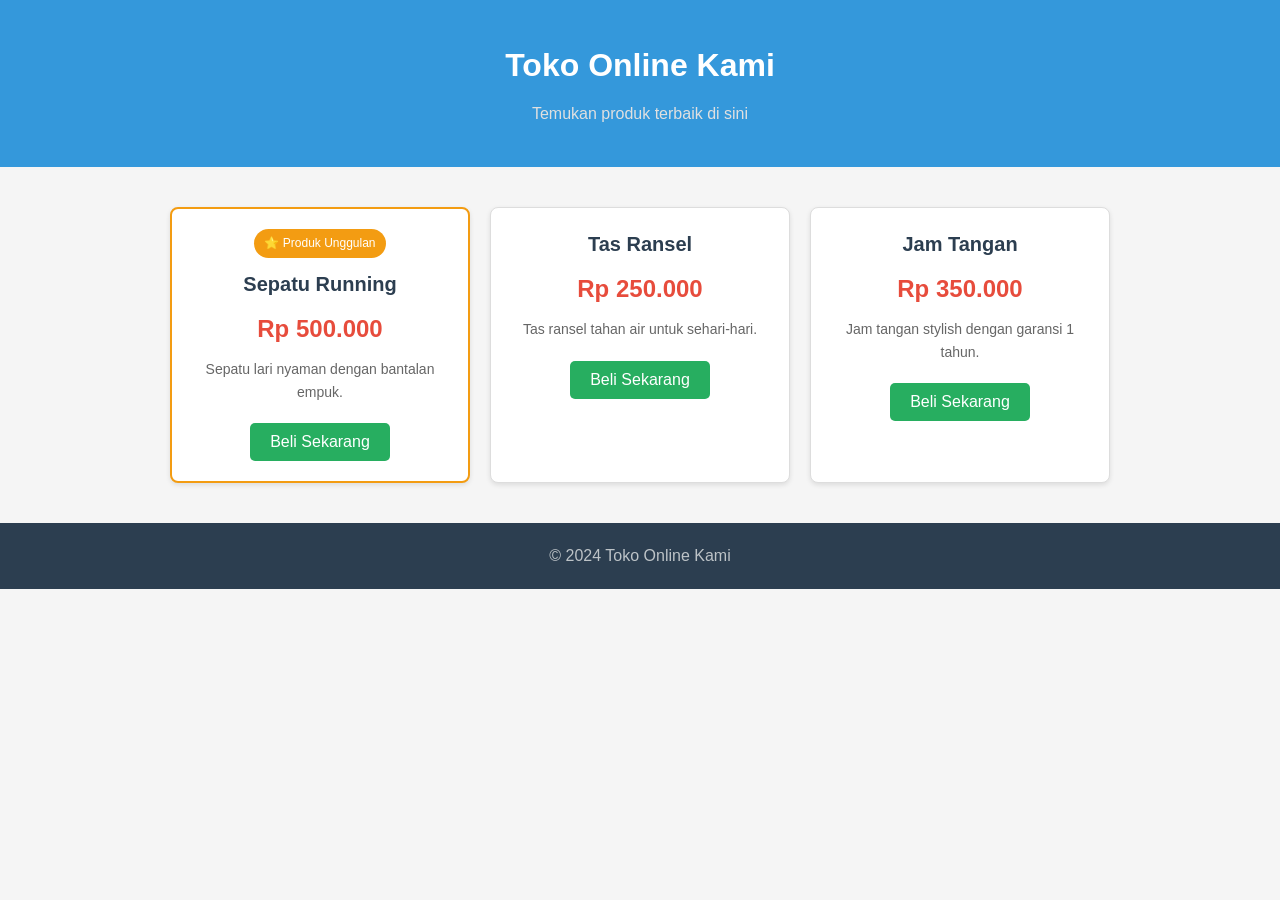
<file: index.html>
<!DOCTYPE html>
<html>
<head>
  <title>Daftar Produk</title>
  <link rel="stylesheet" href="style.css">
</head>
<body>
  
  <!-- Header dengan ID -->
  <header id="header-halaman">
    <h1>Toko Online Kami</h1>
    <p>Temukan produk terbaik di sini</p>
  </header>
  
  <!-- Container produk dengan class -->
  <div class="container-produk">
    
    <!-- Produk 1: Produk Unggulan (dengan ID) -->
    <div class="kartu-produk produk-unggulan" id="produk-1">
      <div class="badge-unggulan">⭐ Produk Unggulan</div>
      <h2 class="nama-produk">Sepatu Running</h2>
      <p class="harga">Rp 500.000</p>
      <p class="deskripsi">
        Sepatu lari nyaman dengan bantalan empuk.
      </p>
      <button class="tombol-beli">Beli Sekarang</button>
    </div>
    
    <!-- Produk 2 -->
    <div class="kartu-produk" id="produk-2">
      <h2 class="nama-produk">Tas Ransel</h2>
      <p class="harga">Rp 250.000</p>
      <p class="deskripsi">
        Tas ransel tahan air untuk sehari-hari.
      </p>
      <button class="tombol-beli">Beli Sekarang</button>
    </div>
    
    <!-- Produk 3 -->
    <div class="kartu-produk" id="produk-3">
      <h2 class="nama-produk">Jam Tangan</h2>
      <p class="harga">Rp 350.000</p>
      <p class="deskripsi">
        Jam tangan stylish dengan garansi 1 tahun.
      </p>
      <button class="tombol-beli">Beli Sekarang</button>
    </div>
    
  </div>
  
  <!-- Footer -->
  <footer id="footer-halaman">
    <p>&copy; 2024 Toko Online Kami</p>
  </footer>
  
</body>

</html>
</file>
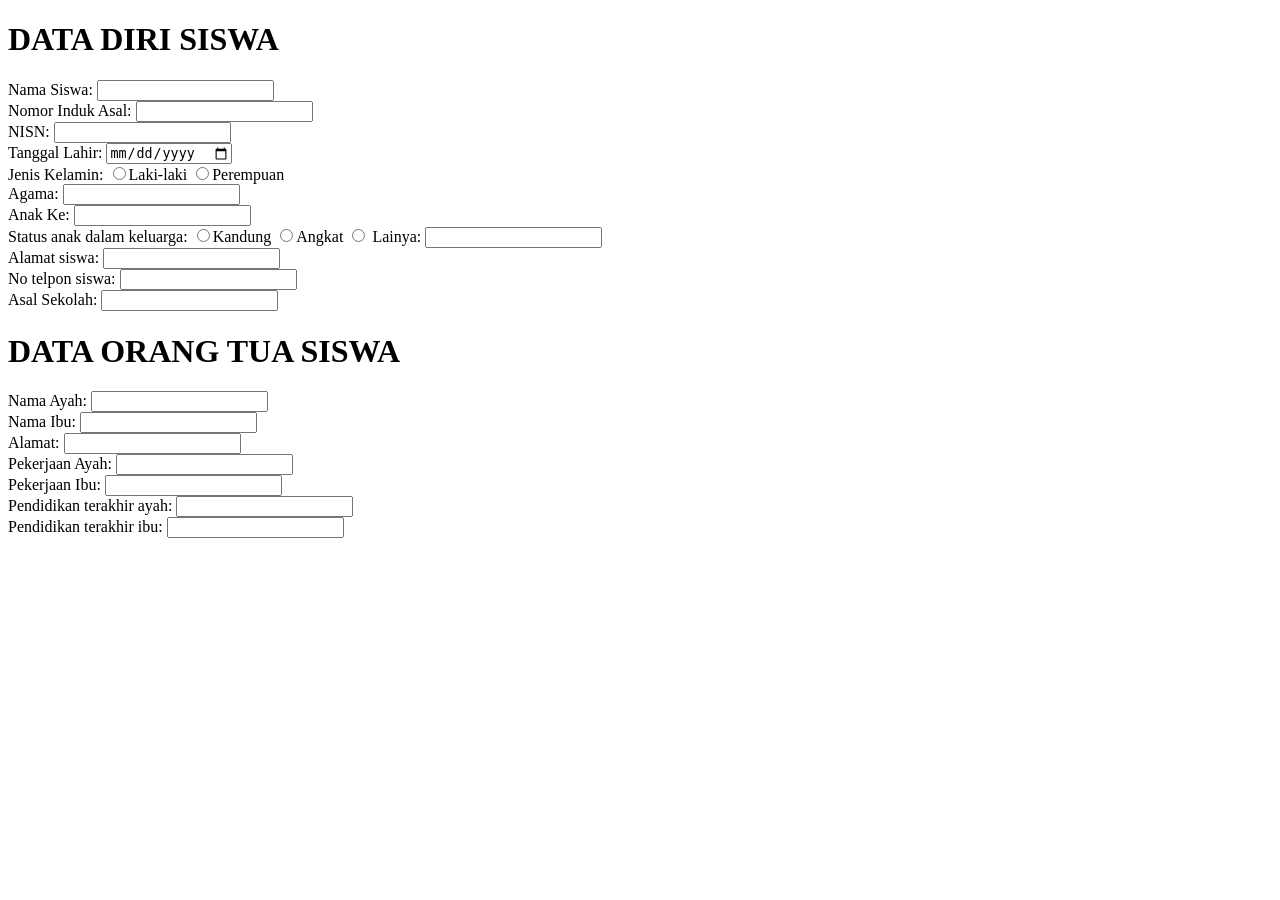
<file: form.html>
<!DOCTYPE html>
<html lang="en">
<head>
    <meta charset="UTF-8">
    <meta name="viewport" content="width=device-width, initial-scale=1.0">
    <title>Document</title>
</head>
<body>
    <H1>DATA DIRI SISWA</H1>

 <form action="/simpan" method="post">
  <label>Nama Siswa:</label>
  <input type="text" name="nama">

  <br>

    <label> Nomor Induk Asal:</label>   
    <input type="number" name="nis">

    <!--<input type="submit" value="Simpan">-->
    <br>
    <label>NISN:</label>
    <input type="number" name="nisn">

    <br>
    <label>Tanggal Lahir:</label>
    <input type="date" name="ttl">

    <br>
    <label>Jenis Kelamin:</label> 
    <input type="radio" name="gender" value="Laki-laki">Laki-laki
    <input type="radio" name="gender" value="Perempuan">Perempuan    
    
    <br>
    <label>Agama:</label>
    <input type="text" name="agama">    

    <br>
    <label>Anak Ke:</label>
    <input type="number" name="ank">

    <br>
    <label>Status anak dalam keluarga:</label>
    <input type="radio" name="status" value="Kandung">Kandung
    <input type="radio" name="status" value="Angkat">Angkat
    <input type="radio" name="status" value="Lainnya">
    <label>Lainya:</label>
    <input type="text" name="status_lainnya">

    <br>
    <label>Alamat siswa:</label>
    <input type="text" name="alamat">

    <br>
    <label>No telpon siswa:</label>
    <input type="number" name="telpon">

    <br>
    <label>Asal Sekolah:</label>
    <input type="text" name="asal_sekolah">

    <br>

    <h1>DATA ORANG TUA SISWA</h1>

    <label>Nama Ayah:</label>
    <input type="text" name="nama_ayah">    

    <br>
    <label>Nama Ibu:</label>
    <input type="text" name="nama_ibu">   
    
    <br>
    <label>Alamat:</label>
    <input type="text" name="alamat_ortu">

    <br>
    <label> Pekerjaan Ayah:</label>
    <input type="text" name="pekerjaan_ayah">

    <br>
    <label>Pekerjaan Ibu:</label>
    <input type="text" name="pekerjaan_ibu">

    <br>
    <label>Pendidikan terakhir ayah:</label>
    <input type="text" name="pendidikan_ayah">  

    <br>
    <label>Pendidikan terakhir ibu:</label> 
    <input type="text" name="pendidikan_ibu">

</form>
</body>
</html>
</file>
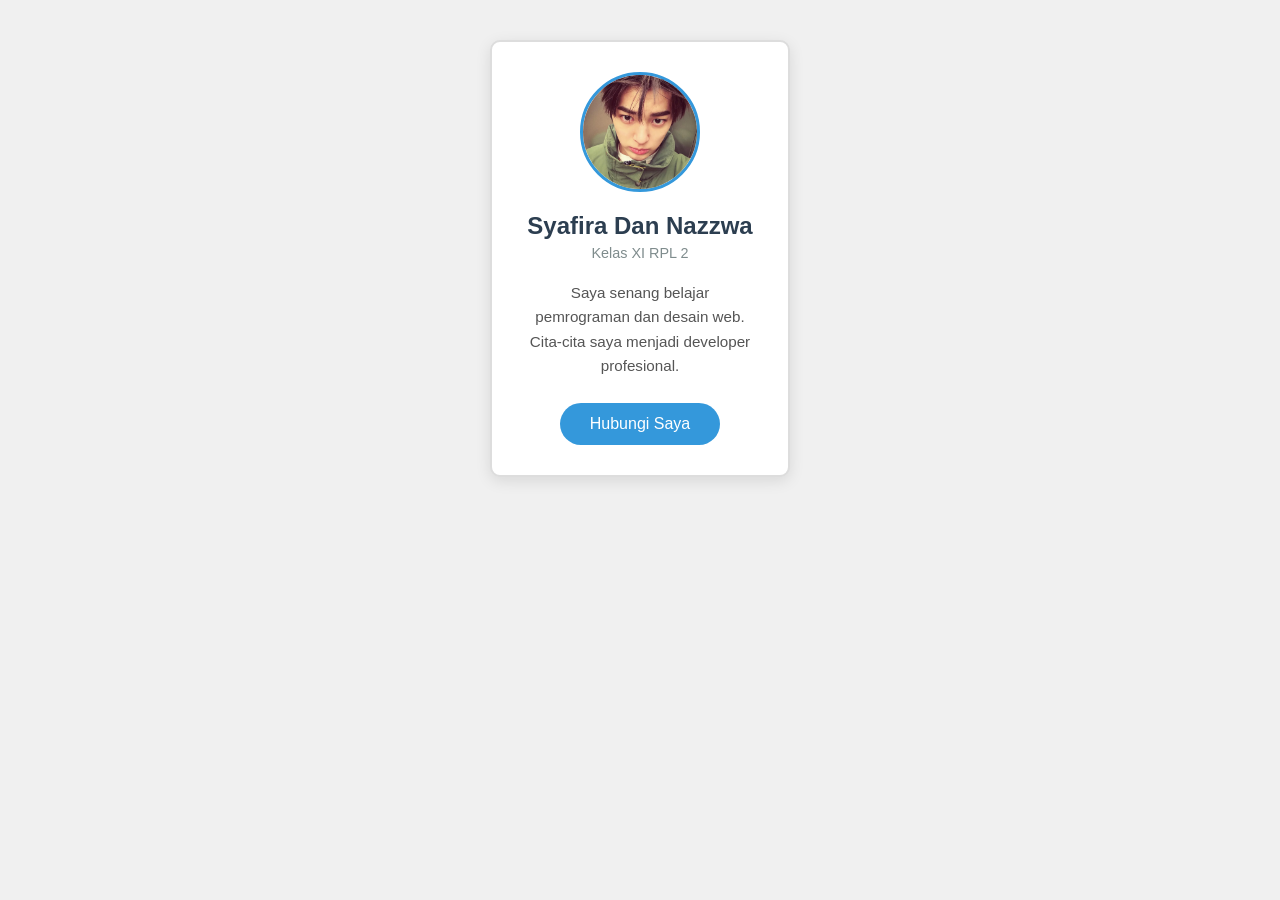
<file: kartu.html>
<!DOCTYPE html>
<html>
<head>
  <title>Kartu Profil</title>
  <link rel="stylesheet" href="kartu.css">
</head>
<body>
  
  <div class="kartu-profil">
    <div class="foto">
      <img src="profil.jpg" alt="Foto Profil">
    </div>
    
    <h2 class="nama">Syafira Dan Nazzwa</h2>
    <p class="kelas">Kelas XI RPL 2</p>
    
    <p class="deskripsi">
      Saya senang belajar pemrograman dan desain web. 
      Cita-cita saya menjadi developer profesional.
    </p>
    
    <button class="tombol">Hubungi Saya</button>
  </div>
  
  
</body>
</html>
</file>
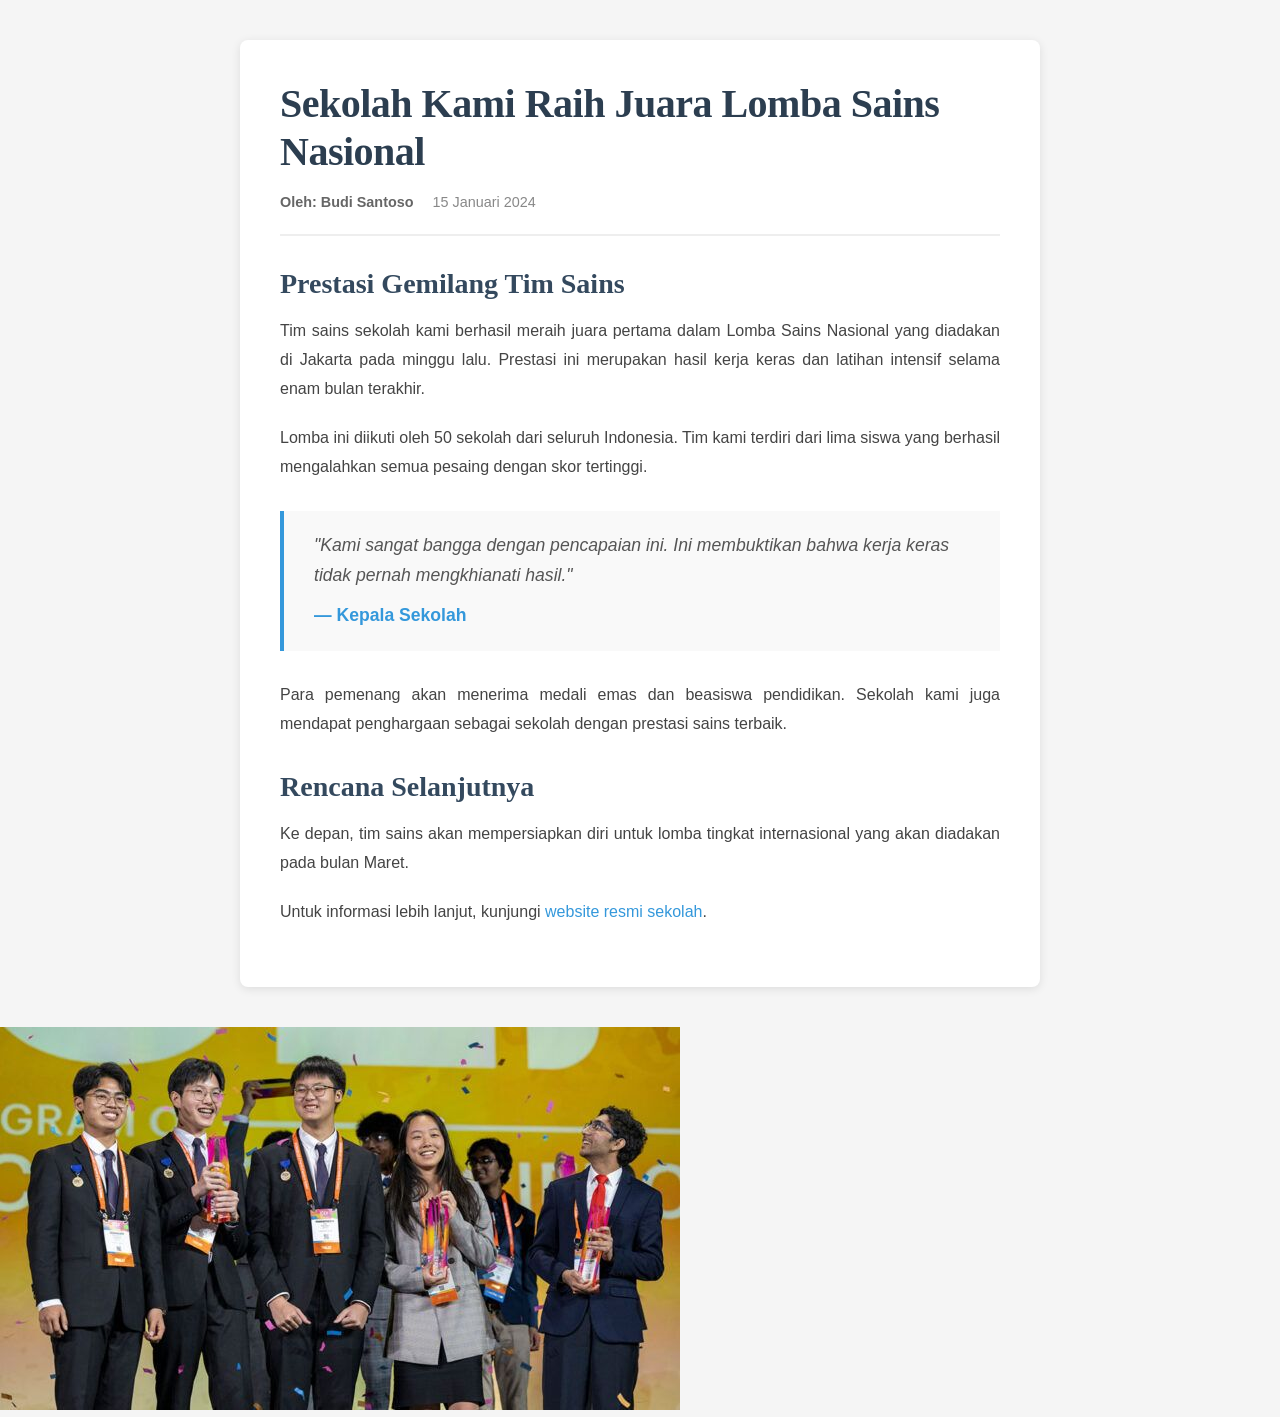
<file: kegiatan.html>
<!DOCTYPE html>
<html>
<head>
  <title>Kegiatan Sekolah</title>
  <link rel="stylesheet" href="kegiatan.css">
</head>
<body>
  
  <article class="artikel">
    <header class="header-artikel">
      <h1 class="judul-artikel">
        Sekolah Kami Raih Juara Lomba Sains Nasional
      </h1>
      
      <div class="meta-artikel">
        <span class="penulis">Oleh: Budi Santoso</span>
        <span class="tanggal">15 Januari 2024</span>
      </div>
    </header>
    
    <div class="konten-artikel">
      <h2 class="subjudul">Prestasi Gemilang Tim Sains</h2>
      
      <p class="paragraf">
        Tim sains sekolah kami berhasil meraih juara pertama dalam 
        Lomba Sains Nasional yang diadakan di Jakarta pada minggu lalu. 
        Prestasi ini merupakan hasil kerja keras dan latihan intensif 
        selama enam bulan terakhir.
      </p>
      
      <p class="paragraf">
        Lomba ini diikuti oleh 50 sekolah dari seluruh Indonesia. 
        Tim kami terdiri dari lima siswa yang berhasil mengalahkan 
        semua pesaing dengan skor tertinggi.
      </p>
      
      <blockquote class="kutipan">
        "Kami sangat bangga dengan pencapaian ini. Ini membuktikan 
        bahwa kerja keras tidak pernah mengkhianati hasil."
        <cite>— Kepala Sekolah</cite>
      </blockquote>
      
      <p class="paragraf">
        Para pemenang akan menerima medali emas dan beasiswa pendidikan. 
        Sekolah kami juga mendapat penghargaan sebagai sekolah dengan 
        prestasi sains terbaik.
      </p>
      
      <h2 class="subjudul">Rencana Selanjutnya</h2>
      
      <p class="paragraf">
        Ke depan, tim sains akan mempersiapkan diri untuk lomba 
        tingkat internasional yang akan diadakan pada bulan Maret.
      </p>
      
      <p class="paragraf">
        Untuk informasi lebih lanjut, kunjungi 
        <a href="#" class="link-sumber">website resmi sekolah</a>.
      </p>
    </div>
  </article>
   <img src="kegiatan.jpg" alt="Foto Prestasi">
</body>
</html>
</file>
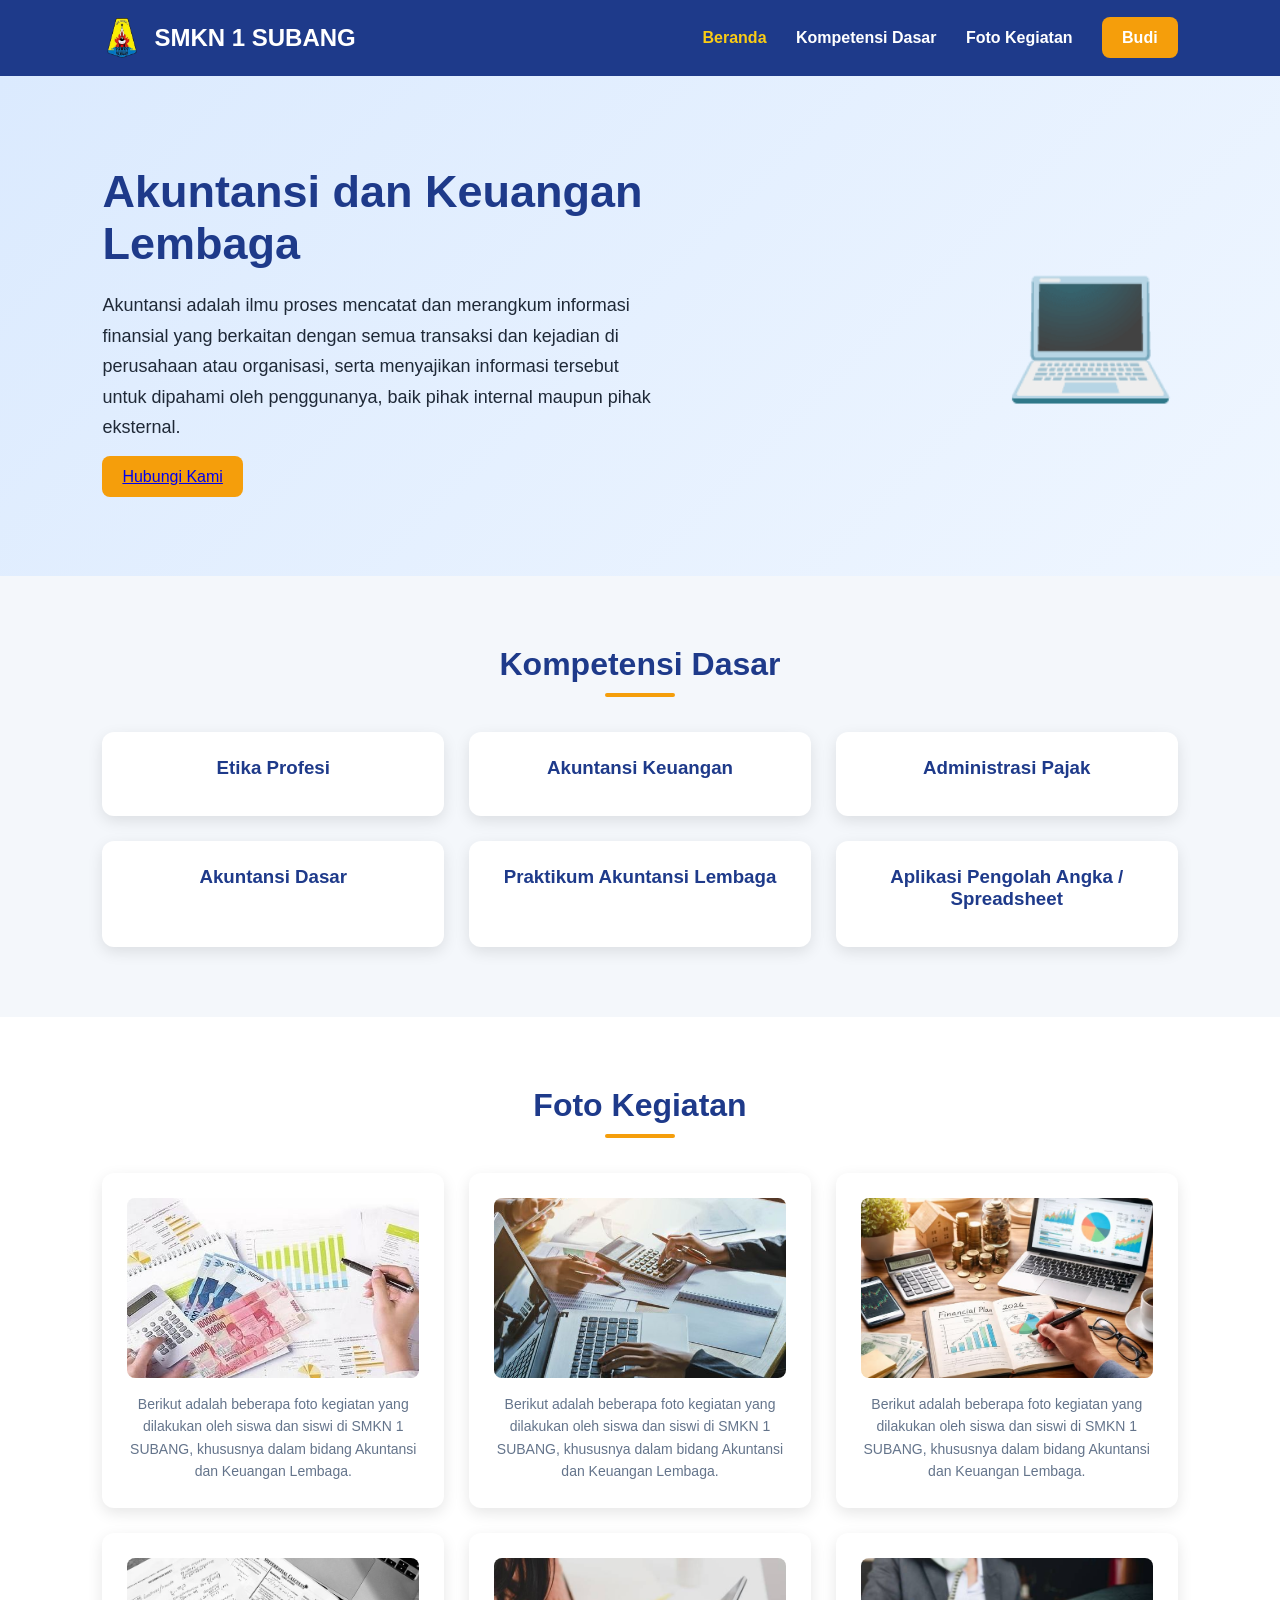
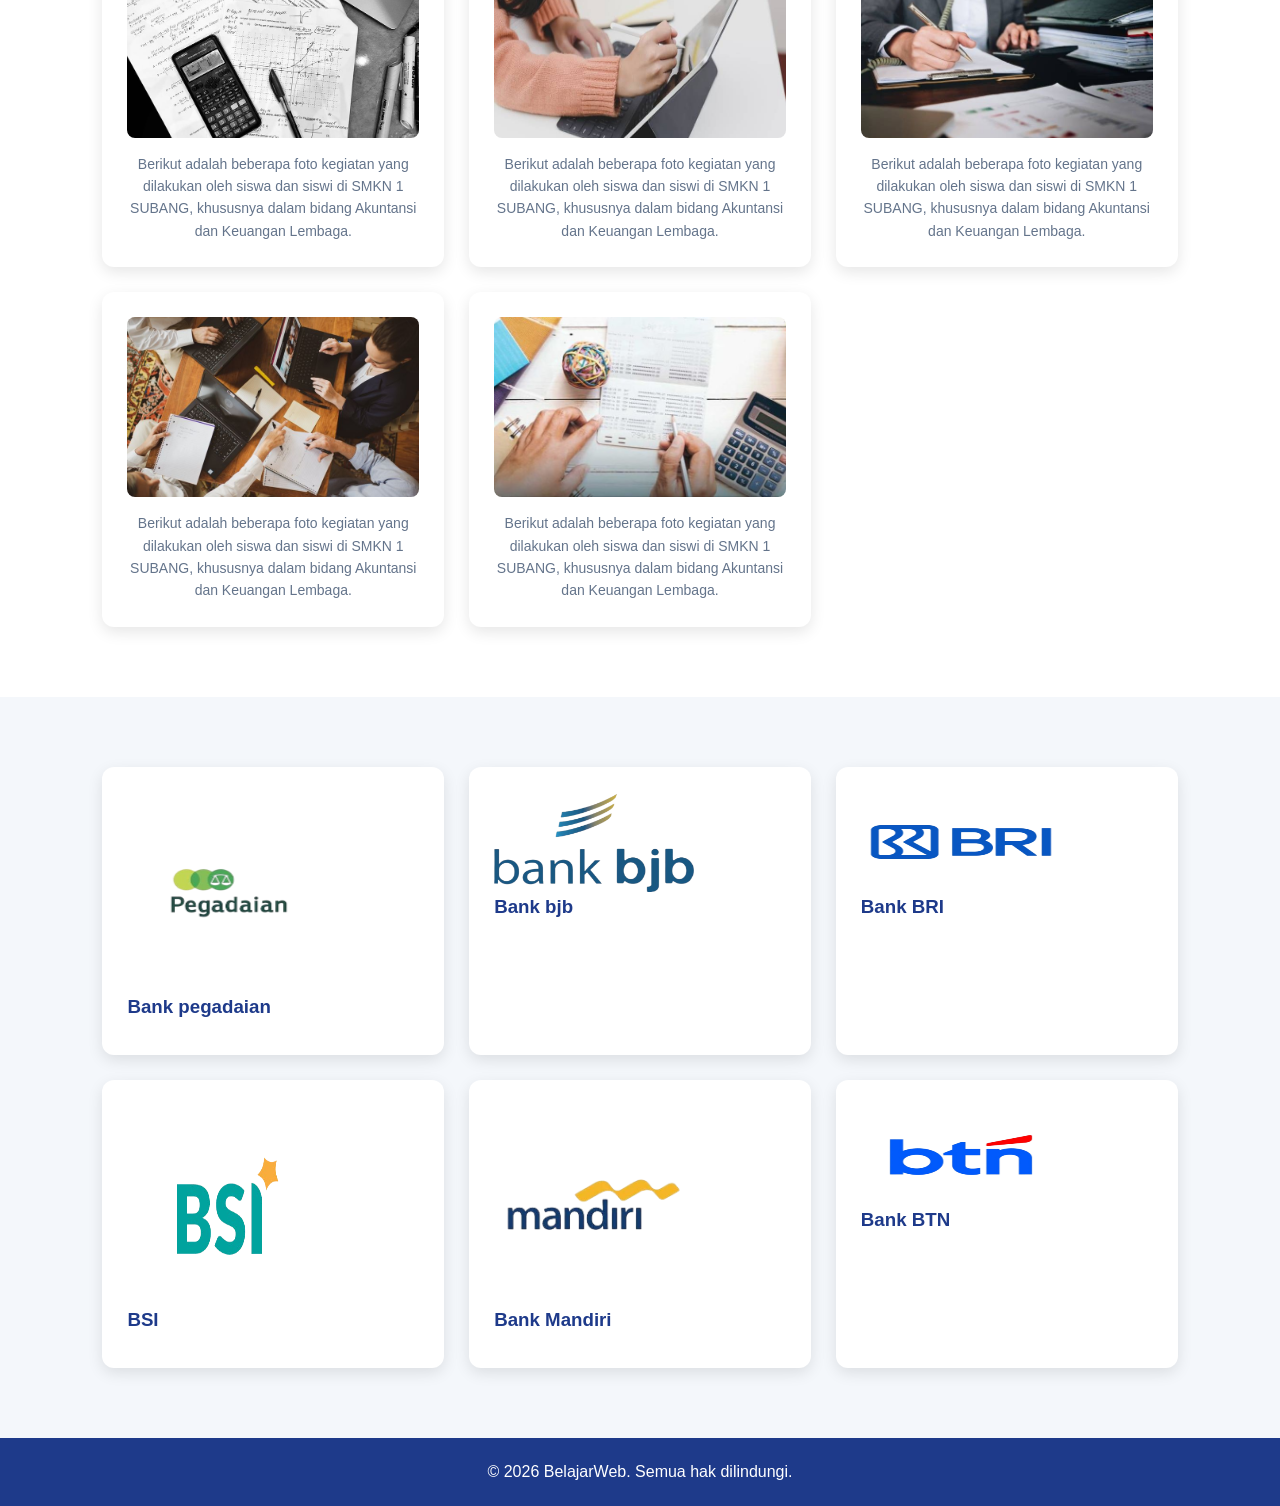
<file: latihan.html>
<!DOCTYPE html>
<html lang="id">
<head>
    <meta charset="UTF-8">
    <meta name="viewport" content="width=device-width, initial-scale=1.0">
    <title>SMKN 1 SUBANG</title>

    <style>
        /* Selector universal */
        * {
            margin: 0;
            padding: 0;
            box-sizing: border-box;
            scroll-behavior: smooth;
        }

        /* Selector tag */
        body {
            font-family: Arial, sans-serif;
            background-color: #f4f7fb;
            color: #1f2937;
        }

        /* Selector class */
        .navbar {
            display: flex;
            justify-content: space-between;
            align-items: center;
            padding: 18px 8%;
            background-color: #1e3a8a;
            color: white;
            position: sticky;
            top: 0;
            z-index: 10;
        }

        /* PERBAIKAN: Logo + Teks Menyamping */
        .logo {
            display: flex;
            align-items: center;
            gap: 12px; /* Jarak antara gambar logo dan teks */
            font-size: 24px;
            font-weight: bold;
        }

        .logo img {
            height: 40px; /* Ukuran tinggi logo */
            width: auto;  /* Menjaga proporsi gambar */
            object-fit: contain;
        }

        /* Selector child */
        .menu > li {
            display: inline-block;
            list-style: none;
            margin-left: 25px;
        }

        /* Selector descendant */
        .menu a {
            color: white;
            text-decoration: none;
            font-weight: bold;
            transition: 0.3s;
        }

        /* Pseudo-class */
        .menu a:hover,
        .menu a.active {
            color: #facc15;
        }

        /* Selector ID */
        #home {
            min-height: 500px;
            display: flex;
            align-items: center;
            justify-content: space-between;
            gap: 30px;
            padding: 80px 8%;
            background: linear-gradient(135deg, #dbeafe, #eff6ff);
        }

        .hero-text {
            max-width: 550px;
        }

        .hero-text h1 {
            font-size: 45px;
            color: #1e3a8a;
            margin-bottom: 20px;
        }

        .hero-text p {
            font-size: 18px;
            line-height: 1.7;
            margin-bottom: 25px;
        }

        /* Selector atribut */
        a[href="#kontak"] {
            background-color: #f59e0b;
            padding: 12px 20px;
            border-radius: 8px;
        }

        a[href="#kontak"]:hover {
            background-color: #d97706;
            color: white;
        }

        .hero-image {
            font-size: 140px;
        }

        section {
            padding: 70px 8%;
        }

        .section-title {
            text-align: center;
            color: #1e3a8a;
            margin-bottom: 35px;
            font-size: 32px;
        }

        /* Pseudo-element */
        .section-title::after {
            content: "";
            display: block;
            width: 70px;
            height: 4px;
            margin: 10px auto;
            background-color: #f59e0b;
            border-radius: 5px;
        }

        .cards {
            display: grid;
            grid-template-columns: repeat(3, 1fr);
            gap: 25px;
        }

        .card {
            background-color: white;
            padding: 25px;
            border-radius: 12px;
            box-shadow: 0 5px 15px rgba(0, 0, 0, 0.1);
            transition: 0.3s;
        }

        .card:hover {
            transform: translateY(-8px);
            box-shadow: 0 10px 20px rgba(0, 0, 0, 0.18);
        }

        #fitur .card {
            text-align: center;
        }

        .card .icon {
            font-size: 45px;
            margin-bottom: 15px;
        }

        .card h3 {
            color: #1e3a8a;
            margin-bottom: 12px;
        }

        .card p {
            line-height: 1.6;
            color: #64748b;
            font-size: 14px;
        }

        /* Bagian Foto Kegiatan */
        .kegiatan-grid {
            display: grid;
            grid-template-columns: repeat(3, 1fr);
            gap: 25px;
        }

        .kegiatan-card {
            display: flex;
            flex-direction: column;
            align-items: center;
            text-align: center;
        }

        .kegiatan-card img {
            width: 100%;
            height: 180px;
            object-fit: cover;
            border-radius: 8px;
            margin-bottom: 15px;
        }

        .about {
            background-color: white;
        }

        .contact-form {
            max-width: 600px;
            margin: auto;
            background-color: white;
            padding: 30px;
            border-radius: 12px;
            box-shadow: 0 5px 15px rgba(0, 0, 0, 0.1);
        }

        .contact-form input,
        .contact-form textarea {
            width: 100%;
            padding: 13px;
            margin-bottom: 15px;
            border: 1px solid #cbd5e1;
            border-radius: 6px;
            font-size: 15px;
        }

        .contact-form input:focus,
        .contact-form textarea:focus {
            outline: none;
            border-color: #2563eb;
            box-shadow: 0 0 5px rgba(37, 99, 235, 0.4);
        }

        .contact-form button {
            width: 100%;
            padding: 13px;
            border: none;
            border-radius: 6px;
            background-color: #1e3a8a;
            color: white;
            font-size: 16px;
            cursor: pointer;
        }

        .contact-form button:hover {
            background-color: #2563eb;
        }

        footer {
            text-align: center;
            padding: 25px;
            background-color: #1e3a8a;
            color: white;
        }

        /* Tombol menu mobile */
        .menu-toggle {
            display: none;
            background: none;
            border: none;
            color: white;
            font-size: 28px;
            cursor: pointer;
        }

        /* Tampilan tablet dan handphone */
        @media (max-width: 1024px) {
            .kegiatan-grid {
                grid-template-columns: repeat(2, 1fr);
            }
        }

        @media (max-width: 768px) {
            .menu-toggle {
                display: block;
            }

            .menu {
                display: none;
                position: absolute;
                top: 70px;
                right: 8%;
                width: 200px;
                padding: 15px;
                background-color: #1e3a8a;
                border-radius: 8px;
            }

            .menu.show {
                display: block;
            }

            .menu > li {
                display: block;
                margin: 15px 0;
            }

            #home {
                flex-direction: column;
                text-align: center;
            }

            .hero-text h1 {
                font-size: 35px;
            }

            .hero-image {
                font-size: 90px;
            }

            .cards {
                grid-template-columns: 1fr;
            }

            .kegiatan-grid {
                grid-template-columns: 1fr;
            }
        }
    </style>
</head>
<body>

    <!-- Navigasi -->
    <nav class="navbar">
        <!-- Bagian Logo + Teks -->
        <div class="logo">
            <img src="logo.png" alt="Logo SMKN 1 Subang">
            <span>SMKN 1 SUBANG</span>
        </div>

        <button class="menu-toggle" id="menuToggle">
            ☰
        </button>

        <ul class="menu" id="menu">
            <li><a href="#home" class="active">Beranda</a></li>
            <li><a href="#fitur">Kompetensi Dasar</a></li>
            <li><a href="#kegiatan">Foto Kegiatan</a></li>
            <li><a href="#kontak">Budi</a></li>
        </ul>
    </nav>

    <!-- Bagian Utama -->
    <main>
        <section id="home">
            <div class="hero-text">
                <h1>Akuntansi dan Keuangan Lembaga</h1>
                <p>
                   Akuntansi adalah ilmu proses mencatat dan merangkum informasi finansial yang berkaitan dengan semua transaksi dan kejadian di perusahaan atau organisasi, serta menyajikan informasi tersebut untuk dipahami oleh penggunanya, baik pihak internal maupun pihak eksternal.
                </p>

                <a href="#kontak">Hubungi Kami</a>
            </div>

            <div class="hero-image">
                💻
            </div>
        </section>

        <!-- Bagian Fitur -->
        <section id="fitur">
            <h2 class="section-title">Kompetensi Dasar</h2>

            <div class="cards">
                <div class="card">
                    <h3>Etika Profesi</h3>
                </div>

                <div class="card">
                    <h3>Akuntansi Keuangan</h3>
                </div>

                <div class="card">
                    <h3>Administrasi Pajak</h3>
                </div>

                <div class="card">
                    <h3>Akuntansi Dasar</h3>
                </div>

                <div class="card">
                    <h3>Praktikum Akuntansi Lembaga</h3>
                </div>

                <div class="card">
                    <h3>Aplikasi Pengolah Angka / Spreadsheet</h3>
                </div>
            </div>
        </section>

        <!-- Bagian Foto Kegiatan -->
        <section id="kegiatan" class="about">
            <h2 class="section-title">Foto Kegiatan</h2>

            <div class="kegiatan-grid">
                <div class="card kegiatan-card">
                    <img src="Kegiatan1.jpg" alt="Foto Kegiatan">
                    <p>
                        Berikut adalah beberapa foto kegiatan yang dilakukan oleh siswa dan siswi di SMKN 1 SUBANG, khususnya dalam bidang Akuntansi dan Keuangan Lembaga.
                    </p>
                </div>

                <div class="card kegiatan-card">
                    <img src="Kegiatan2.jpg" alt="Foto Kegiatan">
                    <p>
                        Berikut adalah beberapa foto kegiatan yang dilakukan oleh siswa dan siswi di SMKN 1 SUBANG, khususnya dalam bidang Akuntansi dan Keuangan Lembaga.
                    </p>
                </div>

                <div class="card kegiatan-card">
                    <img src="Kegiatan3.jpg" alt="Foto Kegiatan">
                    <p>
                        Berikut adalah beberapa foto kegiatan yang dilakukan oleh siswa dan siswi di SMKN 1 SUBANG, khususnya dalam bidang Akuntansi dan Keuangan Lembaga.
                    </p>
                </div>

                <div class="card kegiatan-card">
                    <img src="Kegiatan4.jpg" alt="Foto Kegiatan">
                    <p>
                        Berikut adalah beberapa foto kegiatan yang dilakukan oleh siswa dan siswi di SMKN 1 SUBANG, khususnya dalam bidang Akuntansi dan Keuangan Lembaga.
                    </p>
                </div>

                <div class="card kegiatan-card">
                    <img src="Kegiatan5.jpg" alt="Foto Kegiatan">
                    <p>
                        Berikut adalah beberapa foto kegiatan yang dilakukan oleh siswa dan siswi di SMKN 1 SUBANG, khususnya dalam bidang Akuntansi dan Keuangan Lembaga.
                    </p>
                </div>

                <div class="card kegiatan-card">
                    <img src="Kegiatan6.jpg" alt="Foto Kegiatan">
                    <p>
                        Berikut adalah beberapa foto kegiatan yang dilakukan oleh siswa dan siswi di SMKN 1 SUBANG, khususnya dalam bidang Akuntansi dan Keuangan Lembaga.
                    </p>
                </div>

                <div class="card kegiatan-card">
                    <img src="Kegiatan7.jpg" alt="Foto Kegiatan">
                    <p>
                        Berikut adalah beberapa foto kegiatan yang dilakukan oleh siswa dan siswi di SMKN 1 SUBANG, khususnya dalam bidang Akuntansi dan Keuangan Lembaga.
                    </p>
                </div>

                <div class="card kegiatan-card">
                    <img src="Kegiatan8.jpg" alt="Foto Kegiatan">
                    <p>
                        Berikut adalah beberapa foto kegiatan yang dilakukan oleh siswa dan siswi di SMKN 1 SUBANG, khususnya dalam bidang Akuntansi dan Keuangan Lembaga.
                    </p>
                </div>
            </div>
        </section>

        <!-- Bagian Kontak -->
        <section id="kontak">
            <div class="cards">
                <div class="card">
                    <img src="bankpegadaian_removebg-preview.png" width="200" height="200" alt="Foto Bank pegadaian">
                    <h3>Bank pegadaian</h3>
                </div>

                <div class="card">
                    <img src="bankbjb-removebg-preview.png" width="200" height="100" alt="Foto Bank bjb">
                    <h3>Bank bjb</h3>
                </div>

                 <div class="card">
                    <img src="bankbri-removebg-preview.png" width="200" height="100" alt="Foto Bank BRI">
                    <h3>Bank BRI</h3>
                </div>

                 <div class="card">
                    <img src="bankbsi-removebg-preview.png" width="200" height="200" alt="Foto BSI">
                    <h3>BSI</h3>
                </div>

                 <div class="card">
                    <img src="bankmandiri-removebg-preview.png" width="200" height="200" alt="Foto Bank Mandiri">
                    <h3>Bank Mandiri</h3>
                </div>

                 <div class="card">
                    <img src="bankbtn-removebg-preview.png" width="200" height="100" alt="Foto Bank BTN"> 
                    <h3>Bank BTN</h3>
                </div>
            </div>
        </section>
    </main>

    <footer>
        <p>&copy; 2026 BelajarWeb. Semua hak dilindungi.</p>
    </footer>

    <script>
        const menuToggle = document.querySelector("#menuToggle");
        const menu = document.querySelector("#menu");

        menuToggle.addEventListener("click", function () {
            menu.classList.toggle("show");
        });

        const menuLinks = document.querySelectorAll(".menu a");

        menuLinks.forEach(function (link) {
            link.addEventListener("click", function () {
                menuLinks.forEach(function (item) {
                    item.classList.remove("active");
                });

                link.classList.add("active");
                menu.classList.remove("show");
            });
        });
    </script>

</body>
</html>
</file>
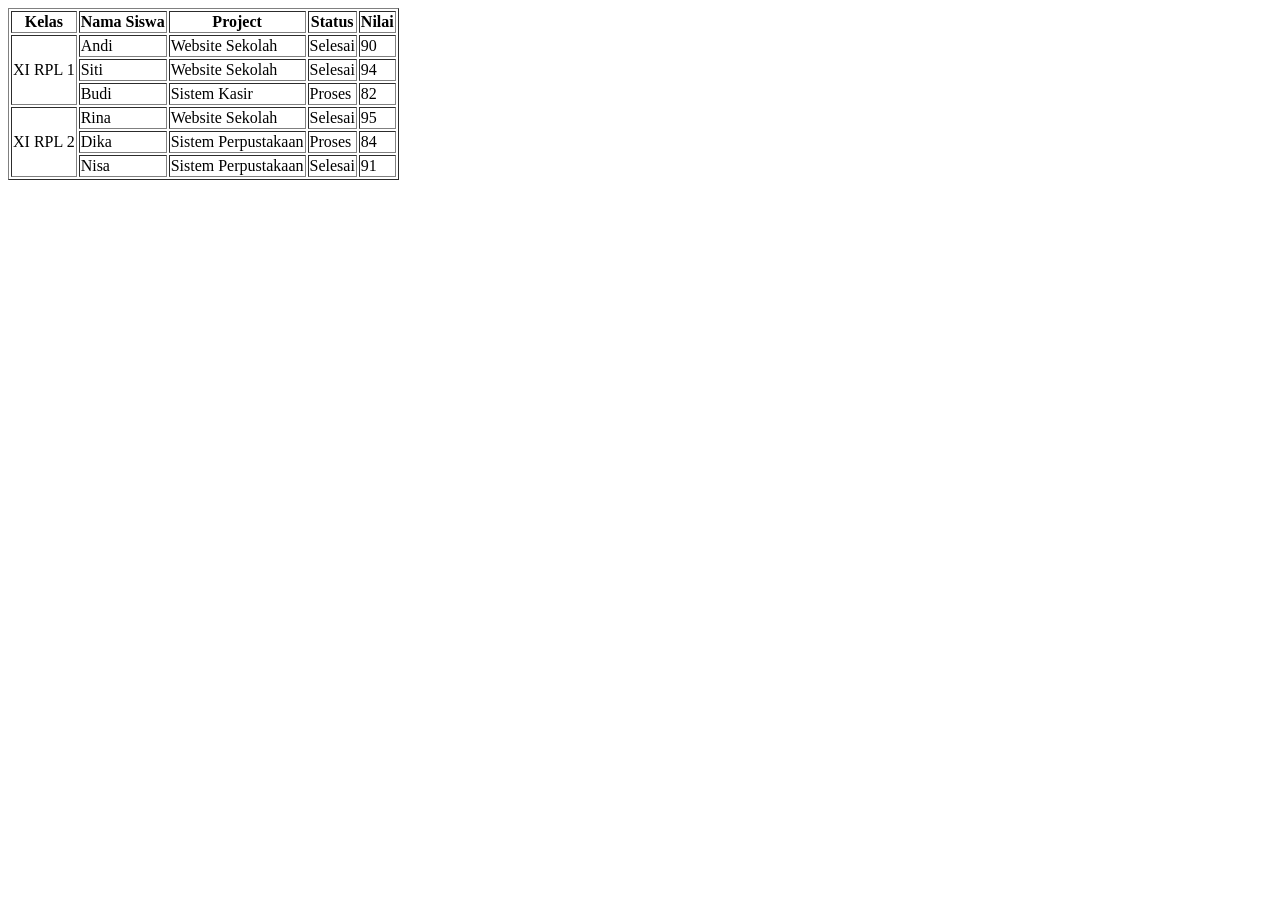
<file: table.html>
<!DOCTYPE html>
<html lang="en">
<head>
    <meta charset="UTF-8">
    <meta name="viewport" content="width=device-width, initial-scale=1.0">
    <title>Document</title>
</head>
<body>
    <table border="1">
       
        <tr>
            <th>Kelas</th>
            <th>Nama Siswa</th>
            <th>Project</th>
            <th>Status</th>
            <th>Nilai</th>
        </tr>
         <tr>
            <td rowspan="3">XI RPL 1</td>
            <td>Andi</td>
            <td>Website Sekolah</td>
            <td>Selesai</td>
            <td>90</td>
        </tr>
        <tr>
            <td>Siti</td>
            <td>Website Sekolah</td>
            <td>Selesai</td>
            <td>94</td>
        </tr>
        <tr>
            <td>Budi</td>
            <td>Sistem Kasir</td>
            <td>Proses</td>
            <td>82</td>
        </tr>
        <tr>
            <td rowspan="3">XI RPL 2</td>
            <td>Rina</td>
            <td>Website Sekolah</td>
            <td>Selesai</td>
            <td>95</td>
        </tr>
        <tr>
            <td>Dika</td>
            <td>Sistem Perpustakaan</td>
            <td>Proses</td>
            <td>84</td>
        </tr>
        <tr>
            <td>Nisa</td>
            <td>Sistem Perpustakaan</td>
            <td>Selesai</td>
            <td>91</td>
        </tr>
    </table>
</body>
</html>
</file>
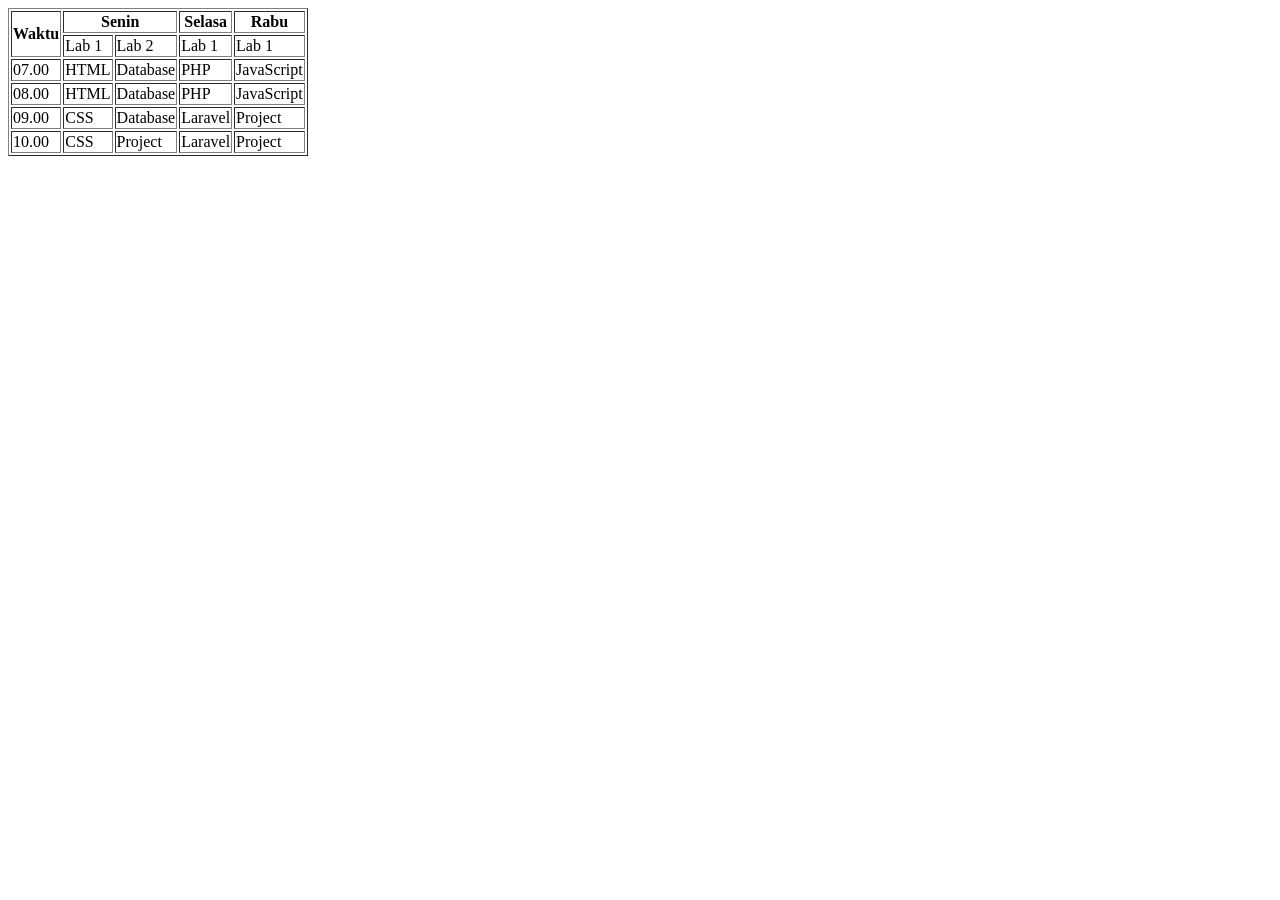
<file: table2.html>
<!DOCTYPE html>
<html lang="en">
<head>
    <meta charset="UTF-8">
    <meta name="viewport" content="width=device-width, initial-scale=1.0">
    <title>Document</title>
</head>
<body>
    <table border="1">
        <tr>
            <th rowspan="2">Waktu</th>
            <th colspan="2">Senin</th>
            <th>Selasa</th>
            <th>Rabu</th>
        </tr>
        <tr>
            <td>Lab 1</td>
            <td>Lab 2</td>
            <td>Lab 1</td>
            <td>Lab 1</td>
        </tr>
        <tr>
            <td>07.00</td>
            <td>HTML</td>
            <td>Database</td>
            <td>PHP</td>
            <td>JavaScript</td>
        </tr>
        <tr>
            <td>08.00</td>
             <td>HTML</td>
            <td>Database</td>
            <td>PHP</td>
            <td>JavaScript</td>
            
        </tr>
        <tr>
            <td>09.00</td>
            <td>CSS</td>
            <td>Database</td>
            <td>Laravel</td>
            <td>Project</td>
        </tr>
        <tr>
            <td>10.00</td>
            <td>CSS</td>
            <td>Project</td>
            <td>Laravel</td>
            <td>Project</td>
        </tr>
</body>
</html>
</file>
<file: style.css>
/* 1. Selector Universal - Reset dasar */
* {
  margin: 0;
  padding: 0;
  box-sizing: border-box;
}

/* 2. Selector Elemen - Style dasar */
body {
  font-family: Arial, sans-serif;
  background-color: #f5f5f5;
  line-height: 1.6;
}

h1 {
  color: #2c3e50;
}

p {
  color: #666;
}

/* 3. Selector ID - Header unik */
#header-halaman {
  background-color: #3498db;
  color: white;
  text-align: center;
  padding: 40px 20px;
}

#header-halaman h1 {
  color: white;
  margin-bottom: 10px;
}

#header-halaman p {
  color: #e0e0e0;
}

/* 4. Selector Class - Container produk */
.container-produk {
  max-width: 1200px;
  margin: 40px auto;
  padding: 0 20px;
  display: flex;
  gap: 20px;
  flex-wrap: wrap;
  justify-content: center;
}

/* 5. Selector Class - Kartu produk */
.kartu-produk {
  background: white;
  border: 1px solid #ddd;
  border-radius: 8px;
  padding: 20px;
  width: 300px;
  text-align: center;
  box-shadow: 0 2px 5px rgba(0,0,0,0.1);
}

/* 6. Selector Descendant - Elemen dalam kartu */
.kartu-produk .nama-produk {
  color: #2c3e50;
  font-size: 20px;
  margin-bottom: 10px;
}

.kartu-produk .harga {
  color: #e74c3c;
  font-size: 24px;
  font-weight: bold;
  margin-bottom: 10px;
}

.kartu-produk .deskripsi {
  color: #666;
  font-size: 14px;
  margin-bottom: 20px;
}

.kartu-produk .tombol-beli {
  background-color: #27ae60;
  color: white;
  border: none;
  padding: 10px 20px;
  border-radius: 5px;
  cursor: pointer;
  font-size: 16px;
}

.kartu-produk .tombol-beli:hover {
  background-color: #219a52;
}

/* 7. Selector Class Gabungan - Produk unggulan */
.produk-unggulan {
  border: 2px solid #f39c12;
  position: relative;
}

.badge-unggulan {
  background-color: #f39c12;
  color: white;
  padding: 5px 10px;
  border-radius: 20px;
  font-size: 12px;
  display: inline-block;
  margin-bottom: 10px;
}

/* 8. Selector ID - Footer unik */
#footer-halaman {
  background-color: #2c3e50;
  color: white;
  text-align: center;
  padding: 20px;
  margin-top: 40px;
}

#footer-halaman p {
  color: #bdc3c7;
}
</file>
<file: kartu.css>
/* Reset dengan border-box */
* {
  margin: 0;
  padding: 0;
  box-sizing: border-box;
}

body {
  font-family: Arial, sans-serif;
  background-color: #f0f0f0;
  padding: 40px;
}

/* Kartu profil */
.kartu-profil {
  background: white;
  width: 300px;
  margin: 0 auto;  /* Tengah */
  padding: 30px;
  border: 2px solid #ddd;
  border-radius: 10px;
  box-shadow: 0 4px 15px rgba(0, 0, 0, 0.1);
  text-align: center;
}

/* Foto */
.foto {
  width: 120px;
  height: 120px;
  margin: 0 auto 20px auto;
  border-radius: 50%;
  overflow: hidden;
  border: 3px solid #3498db;
}

.foto img {
  width: 100%;
  height: 100%;
  object-fit: cover;
}

/* Nama */
.nama {
  font-size: 1.5rem;
  color: #2c3e50;
  margin-bottom: 5px;
}

/* Kelas */
.kelas {
  font-size: 0.9rem;
  color: #7f8c8d;
  margin-bottom: 20px;
}

/* Deskripsi */
.deskripsi {
  font-size: 0.95rem;
  color: #555;
  line-height: 1.6;
  margin-bottom: 25px;
}

/* Tombol */
.tombol {
  background-color: #3498db;
  color: white;
  border: none;
  padding: 12px 30px;
  border-radius: 25px;
  font-size: 1rem;
  cursor: pointer;
  transition: background-color 0.3s;
}

.tombol:hover {
  background-color: #2980b9;
}
</file>
<file: kegiatan.css>
/* Reset dasar */
* {
  margin: 0;
  padding: 0;
  box-sizing: border-box;
}

body {
  font-family: 'Segoe UI', Tahoma, Geneva, Verdana, sans-serif;
  background-color: #f5f5f5;
  line-height: 1.6;
  color: #333;
}

/* Container artikel */
.artikel {
  max-width: 800px;
  margin: 40px auto;
  background: white;
  padding: 40px;
  border-radius: 8px;
  box-shadow: 0 2px 10px rgba(0,0,0,0.1);
}

/* Header artikel */
.header-artikel {
  border-bottom: 2px solid #eee;
  padding-bottom: 20px;
  margin-bottom: 30px;
}

/* Judul artikel - font besar dan tebal */
.judul-artikel {
  font-family: 'Georgia', serif;
  font-size: 2.5rem;
  font-weight: bold;
  color: #2c3e50;
  line-height: 1.2;
  margin-bottom: 15px;
  letter-spacing: -0.5px;
}

/* Meta informasi */
.meta-artikel {
  font-size: 0.9rem;
  color: #666;
}

.penulis {
  font-weight: 600;
  margin-right: 15px;
}

.tanggal {
  color: #888;
}

/* Subjudul */
.subjudul {
  font-family: 'Georgia', serif;
  font-size: 1.75rem;
  font-weight: 600;
  color: #34495e;
  margin: 30px 0 15px 0;
  line-height: 1.3;
}

/* Paragraf */
.paragraf {
  font-size: 1rem;
  line-height: 1.8;
  color: #444;
  margin-bottom: 20px;
  text-align: justify;
}

/* Kutipan */
.kutipan {
  background-color: #f9f9f9;
  border-left: 4px solid #3498db;
  padding: 20px 30px;
  margin: 30px 0;
  font-style: italic;
  font-size: 1.1rem;
  color: #555;
  line-height: 1.7;
}

.kutipan cite {
  display: block;
  margin-top: 10px;
  font-style: normal;
  font-weight: 600;
  color: #3498db;
}

/* Link sumber */
.link-sumber {
  color: #3498db;
  text-decoration: none;
  font-weight: 500;
}

.link-sumber:hover {
  text-decoration: underline;
  color: #2980b9;
}
</file>
